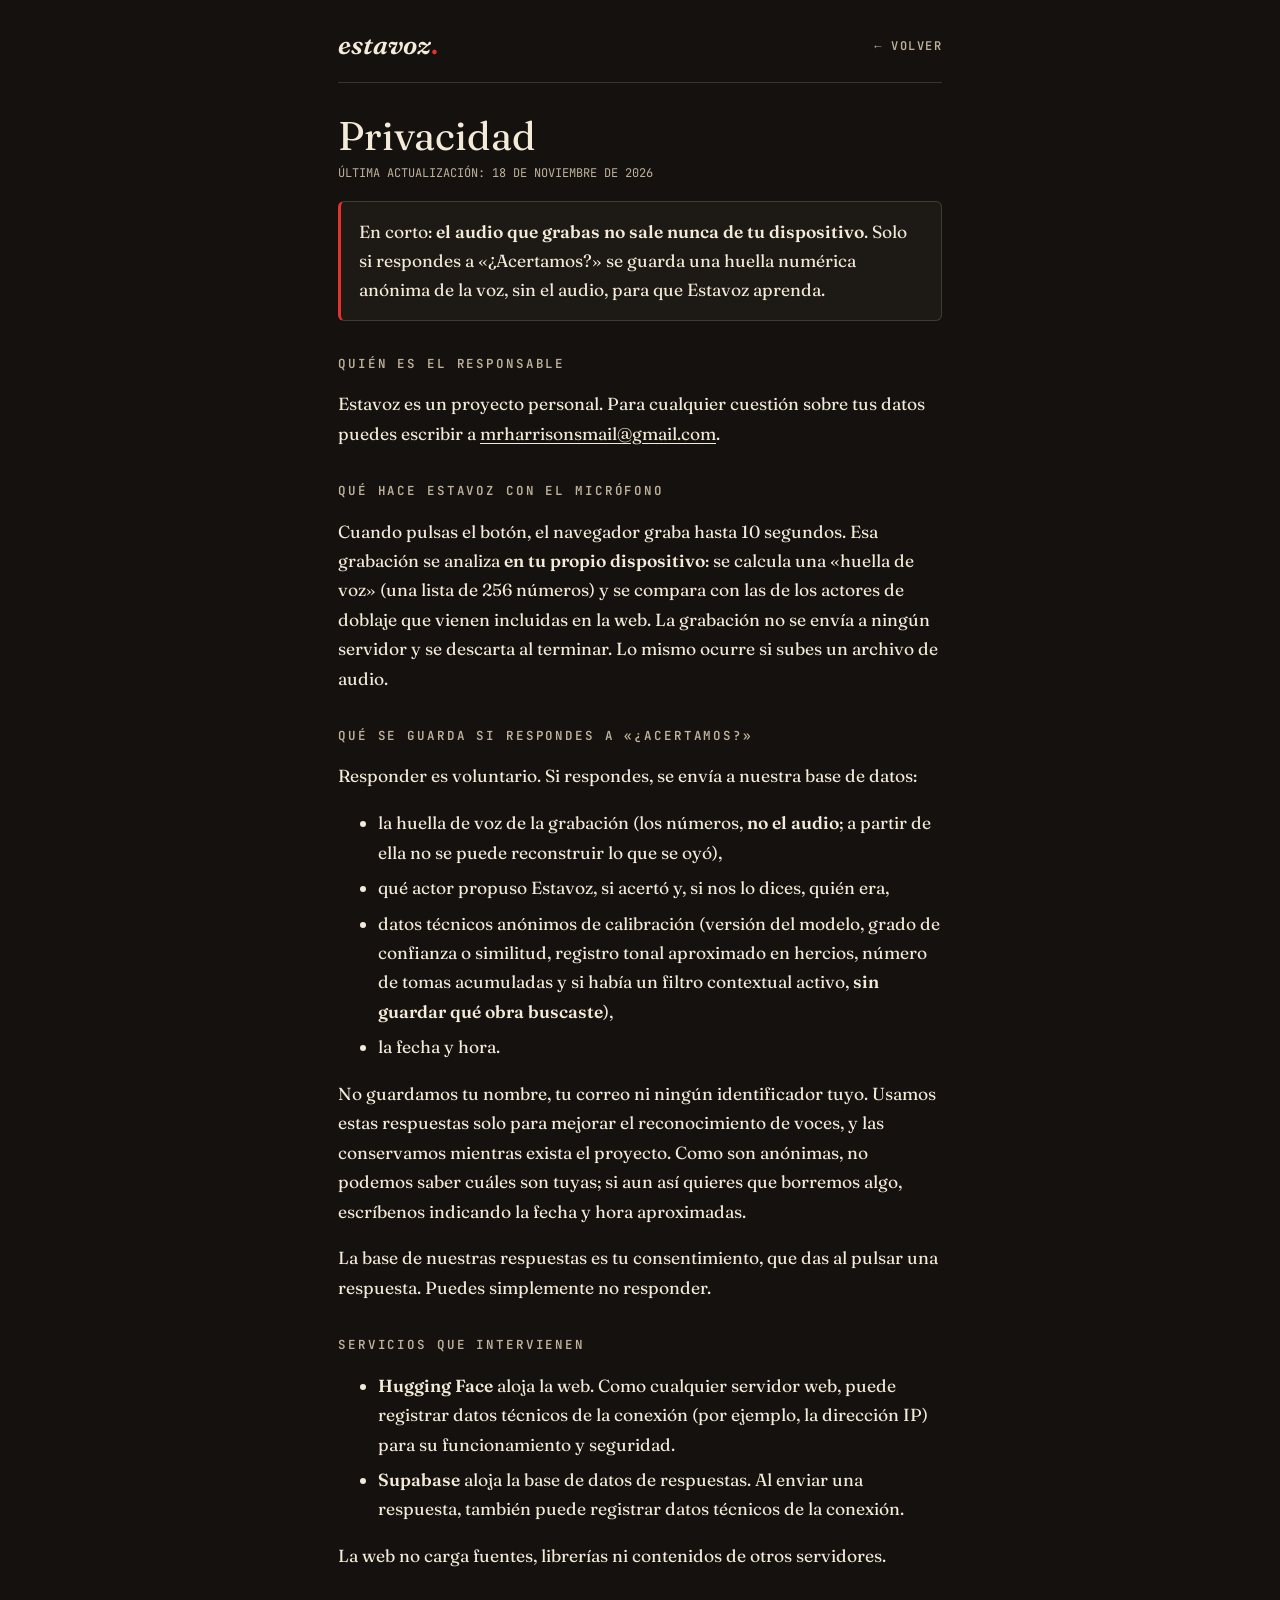
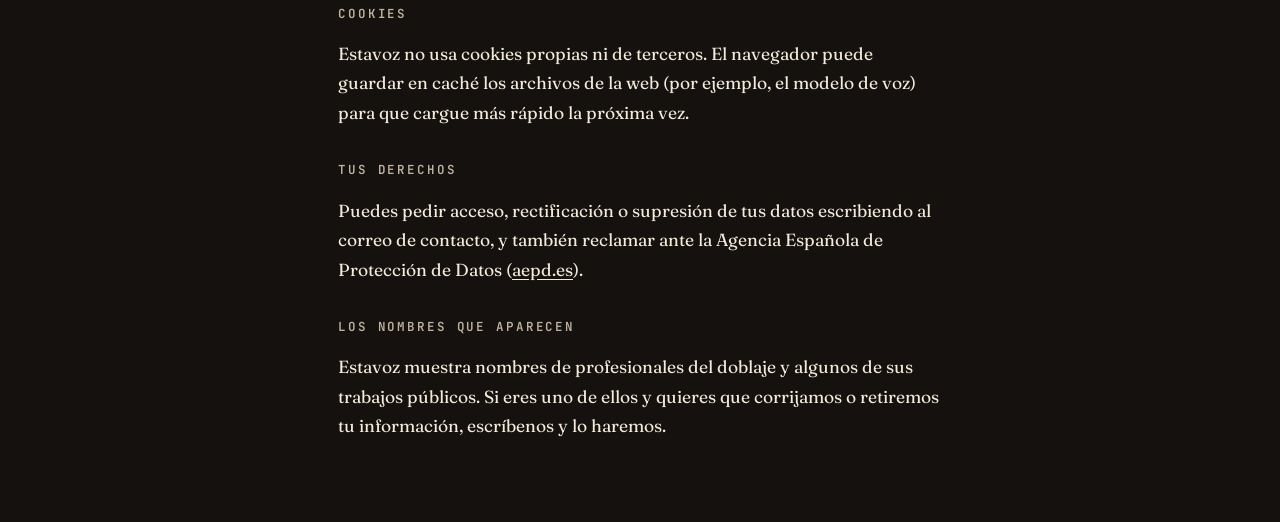
<file: frontend/privacidad.html>
<!doctype html>
<html lang="es">
<head>
<meta charset="utf-8">
<meta name="viewport" content="width=device-width, initial-scale=1, viewport-fit=cover">
<title>Privacidad · Estavoz</title>
<meta name="description" content="Qué datos trata Estavoz y cómo.">
<meta name="theme-color" content="#14110f">
<link rel="icon" href="icono.svg" type="image/svg+xml">
<link rel="stylesheet" href="fuentes/fuentes.css">
<style>
  :root { --tinta: #14110f; --cabina: #1d1915; --linea: rgba(243,234,216,.16); --papel: #f3ead8; --gris: #bfb29c; --rojo: #e5322d; --ambar: #f2b134;
          --serif: Fraunces, Georgia, serif; --mono: "JetBrains Mono", ui-monospace, monospace; }
  * { box-sizing: border-box; }
  body { margin: 0; background: var(--tinta); color: var(--papel); font: 17.5px/1.68 var(--serif); -webkit-font-smoothing: antialiased; }
  a:focus-visible { outline: 2px solid var(--ambar); outline-offset: 2px; border-radius: 2px; }
  main { max-width: 640px; margin: 0 auto; padding: 24px 18px 64px; }
  .barra-sup { display: flex; justify-content: space-between; align-items: center; padding-bottom: 14px; border-bottom: 1px solid var(--linea); }
  .marca { font-size: 26px; font-style: italic; font-weight: 600; color: var(--papel); text-decoration: none; }
  .marca b { color: var(--rojo); font-style: normal; }
  .volver { font: 600 12px var(--mono); letter-spacing: .12em; color: var(--gris); text-decoration: none; }
  .volver:hover { color: var(--papel); }
  h1 { font-weight: 400; font-size: 40px; line-height: 1.05; margin: 32px 0 8px; }
  h2 { font: 600 12.5px var(--mono); letter-spacing: .15em; text-transform: uppercase; color: var(--gris); margin: 34px 0 8px; }
  p, li { color: var(--papel); }
  li { margin: 6px 0; }
  .fecha { font: 12px var(--mono); color: var(--gris); }
  a { color: var(--papel); text-underline-offset: 3px; }
  .caja { background: var(--cabina); border: 1px solid var(--linea); border-left: 3px solid var(--rojo); border-radius: 6px; padding: 15px 18px; margin-top: 20px; }
</style>
</head>
<body>
<main>
  <div class="barra-sup">
    <a class="marca" href="./">estavoz<b>.</b></a>
    <a class="volver" href="./">← VOLVER</a>
  </div>

  <h1>Privacidad</h1>
  <div class="fecha">ÚLTIMA ACTUALIZACIÓN: 18 DE NOVIEMBRE DE 2026</div>

  <div class="caja">En corto: <b>el audio que grabas no sale nunca de tu dispositivo</b>. Solo si respondes a «¿Acertamos?»
    se guarda una huella numérica anónima de la voz, sin el audio, para que Estavoz aprenda.</div>

  <h2>Quién es el responsable</h2>
  <p>Estavoz es un proyecto personal. Para cualquier cuestión sobre tus datos puedes escribir a
    <a href="mailto:mrharrisonsmail@gmail.com">mrharrisonsmail@gmail.com</a>.</p>

  <h2>Qué hace Estavoz con el micrófono</h2>
  <p>Cuando pulsas el botón, el navegador graba hasta 10 segundos. Esa grabación se analiza <b>en tu propio dispositivo</b>:
    se calcula una «huella de voz» (una lista de 256 números) y se compara con las de los actores de doblaje que
    vienen incluidas en la web. La grabación no se envía a ningún servidor y se descarta al terminar.
    Lo mismo ocurre si subes un archivo de audio.</p>

  <h2>Qué se guarda si respondes a «¿Acertamos?»</h2>
  <p>Responder es voluntario. Si respondes, se envía a nuestra base de datos:</p>
  <ul>
    <li>la huella de voz de la grabación (los números, <b>no el audio</b>; a partir de ella no se puede reconstruir lo que se oyó),</li>
    <li>qué actor propuso Estavoz, si acertó y, si nos lo dices, quién era,</li>
    <li>datos técnicos anónimos de calibración (versión del modelo, grado de confianza o similitud, registro tonal aproximado en hercios, número de tomas acumuladas y si había un filtro contextual activo, <b>sin guardar qué obra buscaste</b>),</li>
    <li>la fecha y hora.</li>
  </ul>
  <p>No guardamos tu nombre, tu correo ni ningún identificador tuyo. Usamos estas respuestas solo para mejorar el
    reconocimiento de voces, y las conservamos mientras exista el proyecto. Como son anónimas, no podemos saber
    cuáles son tuyas; si aun así quieres que borremos algo, escríbenos indicando la fecha y hora aproximadas.</p>
  <p>La base de nuestras respuestas es tu consentimiento, que das al pulsar una respuesta. Puedes simplemente no responder.</p>

  <h2>Servicios que intervienen</h2>
  <ul>
    <li><b>Hugging Face</b> aloja la web. Como cualquier servidor web, puede registrar datos técnicos de la conexión (por ejemplo, la dirección IP) para su funcionamiento y seguridad.</li>
    <li><b>Supabase</b> aloja la base de datos de respuestas. Al enviar una respuesta, también puede registrar datos técnicos de la conexión.</li>
  </ul>
  <p>La web no carga fuentes, librerías ni contenidos de otros servidores.</p>

  <h2>Cookies</h2>
  <p>Estavoz no usa cookies propias ni de terceros. El navegador puede guardar en caché los archivos de la web
    (por ejemplo, el modelo de voz) para que cargue más rápido la próxima vez.</p>

  <h2>Tus derechos</h2>
  <p>Puedes pedir acceso, rectificación o supresión de tus datos escribiendo al correo de contacto, y también
    reclamar ante la Agencia Española de Protección de Datos (<a href="https://www.aepd.es" rel="noopener">aepd.es</a>).</p>

  <h2>Los nombres que aparecen</h2>
  <p>Estavoz muestra nombres de profesionales del doblaje y algunos de sus trabajos públicos. Si eres uno de ellos
    y quieres que corrijamos o retiremos tu información, escríbenos y lo haremos.</p>
</main>
</body>
</html>
</file>
<file: frontend/fuentes/fuentes.css>
/* latin-ext */
@font-face {
  font-family: 'Fraunces';
  font-style: italic;
  font-weight: 400;
  font-display: swap;
  src: url(6NU58FyLNQOQZAnv9ZwNjucMHVn85Ni7emAe9lKqZTnbB-gzTK0K1ChjdPeQ_5Y.woff2) format('woff2');
  unicode-range: U+0100-02BA, U+02BD-02C5, U+02C7-02CC, U+02CE-02D7, U+02DD-02FF, U+0304, U+0308, U+0329, U+1D00-1DBF, U+1E00-1E9F, U+1EF2-1EFF, U+2020, U+20A0-20AB, U+20AD-20C4, U+2113, U+2C60-2C7F, U+A720-A7FF;
}
/* latin */
@font-face {
  font-family: 'Fraunces';
  font-style: italic;
  font-weight: 400;
  font-display: swap;
  src: url(6NU58FyLNQOQZAnv9ZwNjucMHVn85Ni7emAe9lKqZTnbB-gzTK0K1ChjeveQ.woff2) format('woff2');
  unicode-range: U+0000-00FF, U+0131, U+0152-0153, U+02BB-02BC, U+02C6, U+02DA, U+02DC, U+0304, U+0308, U+0329, U+2000-206F, U+20AC, U+2122, U+2191, U+2193, U+2212, U+2215, U+FEFF, U+FFFD;
}
/* latin-ext */
@font-face {
  font-family: 'Fraunces';
  font-style: italic;
  font-weight: 600;
  font-display: swap;
  src: url(6NU58FyLNQOQZAnv9ZwNjucMHVn85Ni7emAe9lKqZTnbB-gzTK0K1ChjdPeQ_5Y.woff2) format('woff2');
  unicode-range: U+0100-02BA, U+02BD-02C5, U+02C7-02CC, U+02CE-02D7, U+02DD-02FF, U+0304, U+0308, U+0329, U+1D00-1DBF, U+1E00-1E9F, U+1EF2-1EFF, U+2020, U+20A0-20AB, U+20AD-20C4, U+2113, U+2C60-2C7F, U+A720-A7FF;
}
/* latin */
@font-face {
  font-family: 'Fraunces';
  font-style: italic;
  font-weight: 600;
  font-display: swap;
  src: url(6NU58FyLNQOQZAnv9ZwNjucMHVn85Ni7emAe9lKqZTnbB-gzTK0K1ChjeveQ.woff2) format('woff2');
  unicode-range: U+0000-00FF, U+0131, U+0152-0153, U+02BB-02BC, U+02C6, U+02DA, U+02DC, U+0304, U+0308, U+0329, U+2000-206F, U+20AC, U+2122, U+2191, U+2193, U+2212, U+2215, U+FEFF, U+FFFD;
}
/* latin-ext */
@font-face {
  font-family: 'Fraunces';
  font-style: normal;
  font-weight: 400;
  font-display: swap;
  src: url(6NU78FyLNQOQZAnv9bYEvDiIdE9Ea92uemAk_WBq8U_9v0c2Wa0KxCFTeO-U.woff2) format('woff2');
  unicode-range: U+0100-02BA, U+02BD-02C5, U+02C7-02CC, U+02CE-02D7, U+02DD-02FF, U+0304, U+0308, U+0329, U+1D00-1DBF, U+1E00-1E9F, U+1EF2-1EFF, U+2020, U+20A0-20AB, U+20AD-20C4, U+2113, U+2C60-2C7F, U+A720-A7FF;
}
/* latin */
@font-face {
  font-family: 'Fraunces';
  font-style: normal;
  font-weight: 400;
  font-display: swap;
  src: url(6NU78FyLNQOQZAnv9bYEvDiIdE9Ea92uemAk_WBq8U_9v0c2Wa0KxC9TeA.woff2) format('woff2');
  unicode-range: U+0000-00FF, U+0131, U+0152-0153, U+02BB-02BC, U+02C6, U+02DA, U+02DC, U+0304, U+0308, U+0329, U+2000-206F, U+20AC, U+2122, U+2191, U+2193, U+2212, U+2215, U+FEFF, U+FFFD;
}
/* latin-ext */
@font-face {
  font-family: 'Fraunces';
  font-style: normal;
  font-weight: 600;
  font-display: swap;
  src: url(6NU78FyLNQOQZAnv9bYEvDiIdE9Ea92uemAk_WBq8U_9v0c2Wa0KxCFTeO-U.woff2) format('woff2');
  unicode-range: U+0100-02BA, U+02BD-02C5, U+02C7-02CC, U+02CE-02D7, U+02DD-02FF, U+0304, U+0308, U+0329, U+1D00-1DBF, U+1E00-1E9F, U+1EF2-1EFF, U+2020, U+20A0-20AB, U+20AD-20C4, U+2113, U+2C60-2C7F, U+A720-A7FF;
}
/* latin */
@font-face {
  font-family: 'Fraunces';
  font-style: normal;
  font-weight: 600;
  font-display: swap;
  src: url(6NU78FyLNQOQZAnv9bYEvDiIdE9Ea92uemAk_WBq8U_9v0c2Wa0KxC9TeA.woff2) format('woff2');
  unicode-range: U+0000-00FF, U+0131, U+0152-0153, U+02BB-02BC, U+02C6, U+02DA, U+02DC, U+0304, U+0308, U+0329, U+2000-206F, U+20AC, U+2122, U+2191, U+2193, U+2212, U+2215, U+FEFF, U+FFFD;
}
/* latin-ext */
@font-face {
  font-family: 'JetBrains Mono';
  font-style: normal;
  font-weight: 400;
  font-display: swap;
  src: url(tDbv2o-flEEny0FZhsfKu5WU4zr3E_BX0PnT8RD8yKwBNntkaToggR7BYRbKPx7cwhsk.woff2) format('woff2');
  unicode-range: U+0100-02BA, U+02BD-02C5, U+02C7-02CC, U+02CE-02D7, U+02DD-02FF, U+0304, U+0308, U+0329, U+1D00-1DBF, U+1E00-1E9F, U+1EF2-1EFF, U+2020, U+20A0-20AB, U+20AD-20C4, U+2113, U+2C60-2C7F, U+A720-A7FF;
}
/* latin */
@font-face {
  font-family: 'JetBrains Mono';
  font-style: normal;
  font-weight: 400;
  font-display: swap;
  src: url(tDbv2o-flEEny0FZhsfKu5WU4zr3E_BX0PnT8RD8yKwBNntkaToggR7BYRbKPxDcwg.woff2) format('woff2');
  unicode-range: U+0000-00FF, U+0131, U+0152-0153, U+02BB-02BC, U+02C6, U+02DA, U+02DC, U+0304, U+0308, U+0329, U+2000-206F, U+20AC, U+2122, U+2191, U+2193, U+2212, U+2215, U+FEFF, U+FFFD;
}
/* latin-ext */
@font-face {
  font-family: 'JetBrains Mono';
  font-style: normal;
  font-weight: 600;
  font-display: swap;
  src: url(tDbv2o-flEEny0FZhsfKu5WU4zr3E_BX0PnT8RD8yKwBNntkaToggR7BYRbKPx7cwhsk.woff2) format('woff2');
  unicode-range: U+0100-02BA, U+02BD-02C5, U+02C7-02CC, U+02CE-02D7, U+02DD-02FF, U+0304, U+0308, U+0329, U+1D00-1DBF, U+1E00-1E9F, U+1EF2-1EFF, U+2020, U+20A0-20AB, U+20AD-20C4, U+2113, U+2C60-2C7F, U+A720-A7FF;
}
/* latin */
@font-face {
  font-family: 'JetBrains Mono';
  font-style: normal;
  font-weight: 600;
  font-display: swap;
  src: url(tDbv2o-flEEny0FZhsfKu5WU4zr3E_BX0PnT8RD8yKwBNntkaToggR7BYRbKPxDcwg.woff2) format('woff2');
  unicode-range: U+0000-00FF, U+0131, U+0152-0153, U+02BB-02BC, U+02C6, U+02DA, U+02DC, U+0304, U+0308, U+0329, U+2000-206F, U+20AC, U+2122, U+2191, U+2193, U+2212, U+2215, U+FEFF, U+FFFD;
}
</file>
